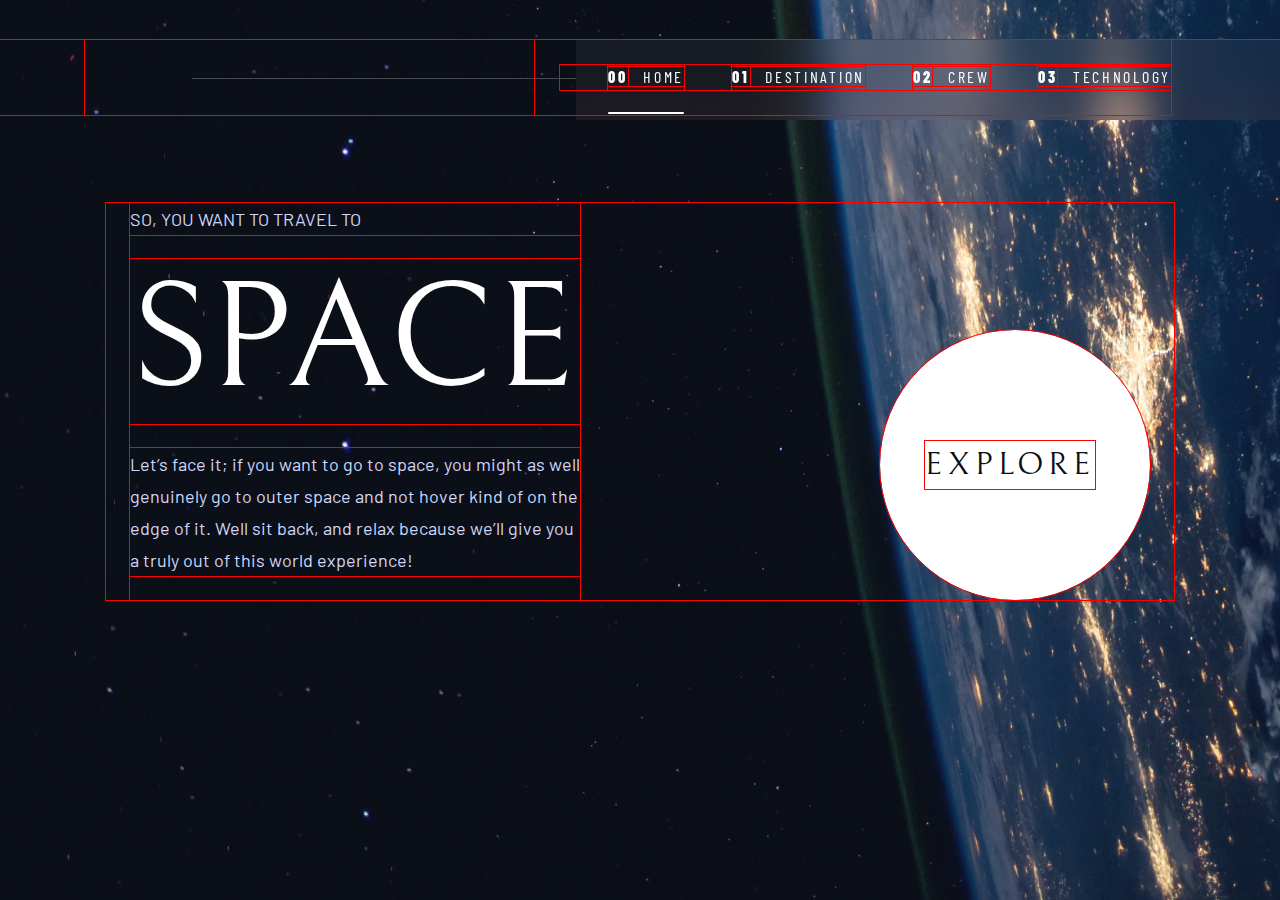
<file: index.html>
<!DOCTYPE html>
<html lang="en">
<head>
    <meta charset="UTF-8">
    <meta name="viewport" content="width=device-width, initial-scale=1.0">
    <link rel="stylesheet" href="css/reset.css">
    <link rel="stylesheet" href="css/helpers.css">
    <link rel="stylesheet" href="css/styles.css">
    <meta name="Author" content="Victor Leclaircie">
    <title>Space Tourism</title>
</head>
<body class="home">

    <header>
        <div class="header-div container">
            <img class="header-logo" src="img/Logo.svg" alt="Logo">
            <nav>
                <ol class="main-nav-ol">
                    <li class="nav-item">
                        <a class="active" href="index.html">
                            <span>00</span>
                            HOME
                        </a>
                    </li>
                    <li class="nav-item">
                        <a href="moon.html">
                            <span>01</span>
                            DESTINATION
                        </a>
                    </li>
                    <li class="nav-item">
                        <a href="douglas.html">
                            <span>02</span>
                            CREW
                        </a>
                    </li>
                    <li class="nav-item">
                        <a href="#">
                            <span>03</span>
                            TECHNOLOGY
                        </a>
                    </li>
                </ol>
            </nav>
        </div>
    </header>

    <section class="container home-container">
        <div class="content">
            <p class="heading-5">
                SO, YOU WANT TO TRAVEL TO
            </p>
            <h1>
                SPACE
            </h1>
            <p>
                Let’s face it; if you want to go to space, you might as well genuinely go to outer space and not hover kind of on the edge of it. Well sit back, and relax because we’ll give you a truly out of this world experience!
            </p>
        </div>

        

        <a class="landing-page-btn" href="moon.html"><span class="explore">EXPLORE</span></a>
    </section>
    
</body>
</html>
</file>
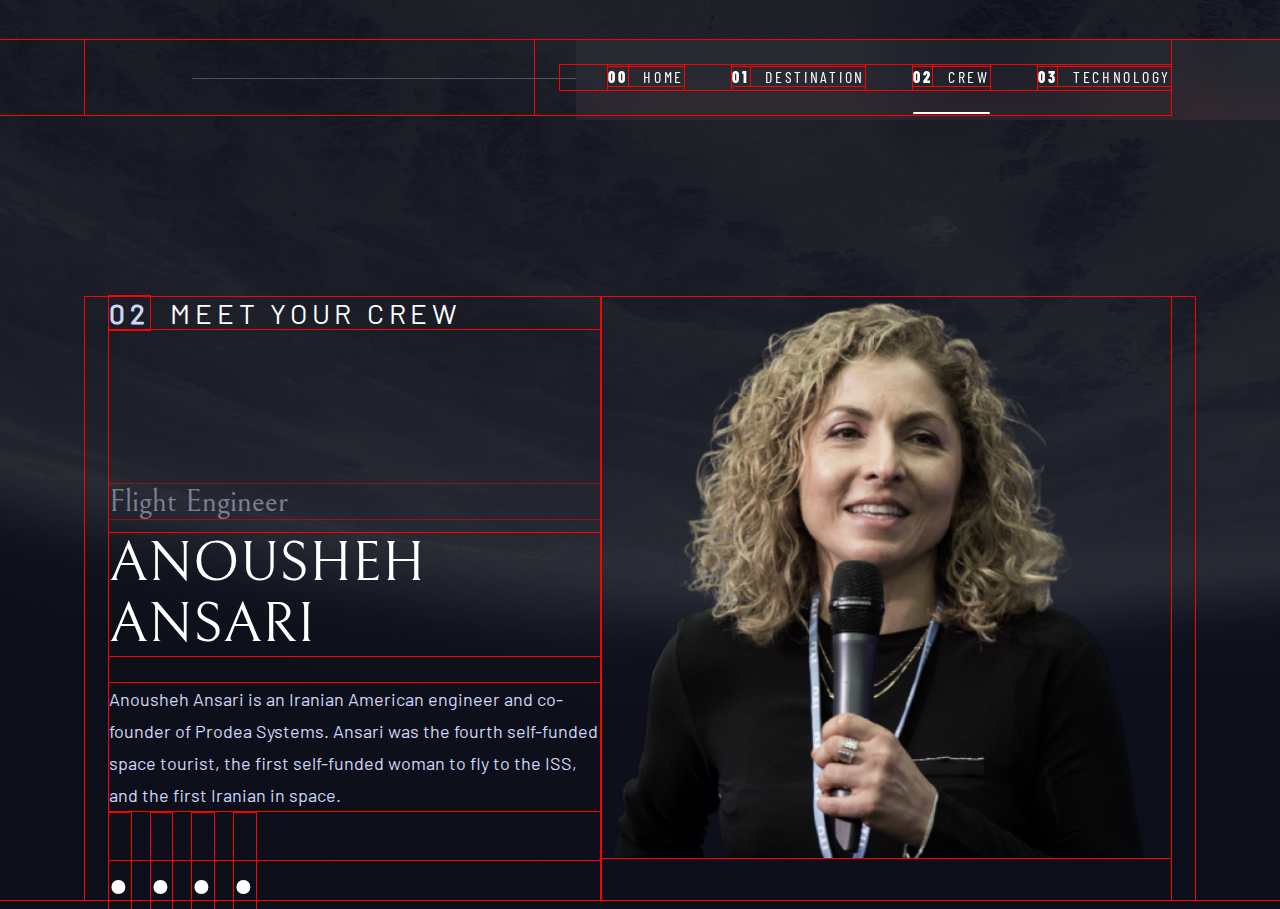
<file: anousheh_ansari.html>
<!DOCTYPE html>
<html lang="en">
<head>
    <meta charset="UTF-8">
    <meta name="viewport" content="width=device-width, initial-scale=1.0">
    <link rel="stylesheet" href="css/reset.css">
    <link rel="stylesheet" href="css/helpers.css">
    <link rel="stylesheet" href="css/styles.css">
    <title>Crew - ANOUSHEH ANSARI</title>
</head>
<body class="crew">

    <header>
        <div class="header-div container">
            <img class="header-logo" src="img/Logo.svg" alt="Logo">
            <nav>
                <ol class="main-nav-ol">
                    <li class="nav-item">
                        <a href="index.html">
                            <span>00</span>
                            HOME
                        </a>
                    </li>
                    <li class="nav-item">
                        <a href="moon.html">
                            <span>01</span>
                            DESTINATION
                        </a>
                    </li>
                    <li class="nav-item">
                        <a class="active" href="douglas.html">
                            <span>02</span>
                            CREW
                        </a>
                    </li>
                    <li class="nav-item">
                        <a href="#">
                            <span>03</span>
                            TECHNOLOGY
                        </a>
                    </li>
                </ol>
            </nav>
        </div>
    </header>

    <main class="container crew-container">
        
        <section>
            <p class="header-5 left-title"><span>02</span> MEET YOUR CREW</p>
            <h4 class="profession">Flight Engineer</h4>
            <h3 class="crew-member">ANOUSHEH ANSARI</h3>
            <p class="crew-member-desc">
                Anousheh Ansari is an Iranian American engineer and co-founder of Prodea Systems. Ansari was the fourth self-funded space tourist, the first self-funded woman to fly to the ISS, and the first Iranian in space.  
            </p>

            <ul class="dots-slider">
                <li>
                    <a href="douglas.html">.</a>
                </li>
                <li>
                    <a href="mark_shuttleworth.html">.</a>
                </li>
                <li>
                    <a href="victor_glover.html">.</a>
                </li>
                <li>
                    <a href="anousheh_ansari.html">.</a>
                </li>
            </ul>

        </section>

        <picture class="crew-picture-ansari">
            <source srcset="img/Anousheh_Ansari.png" type="image/png">
            <img src="img/Anousheh_Ansari.png" alt="Picture of Anousheh Ansari">
        </picture>

    </main>
    
</body>
</html>
</file>
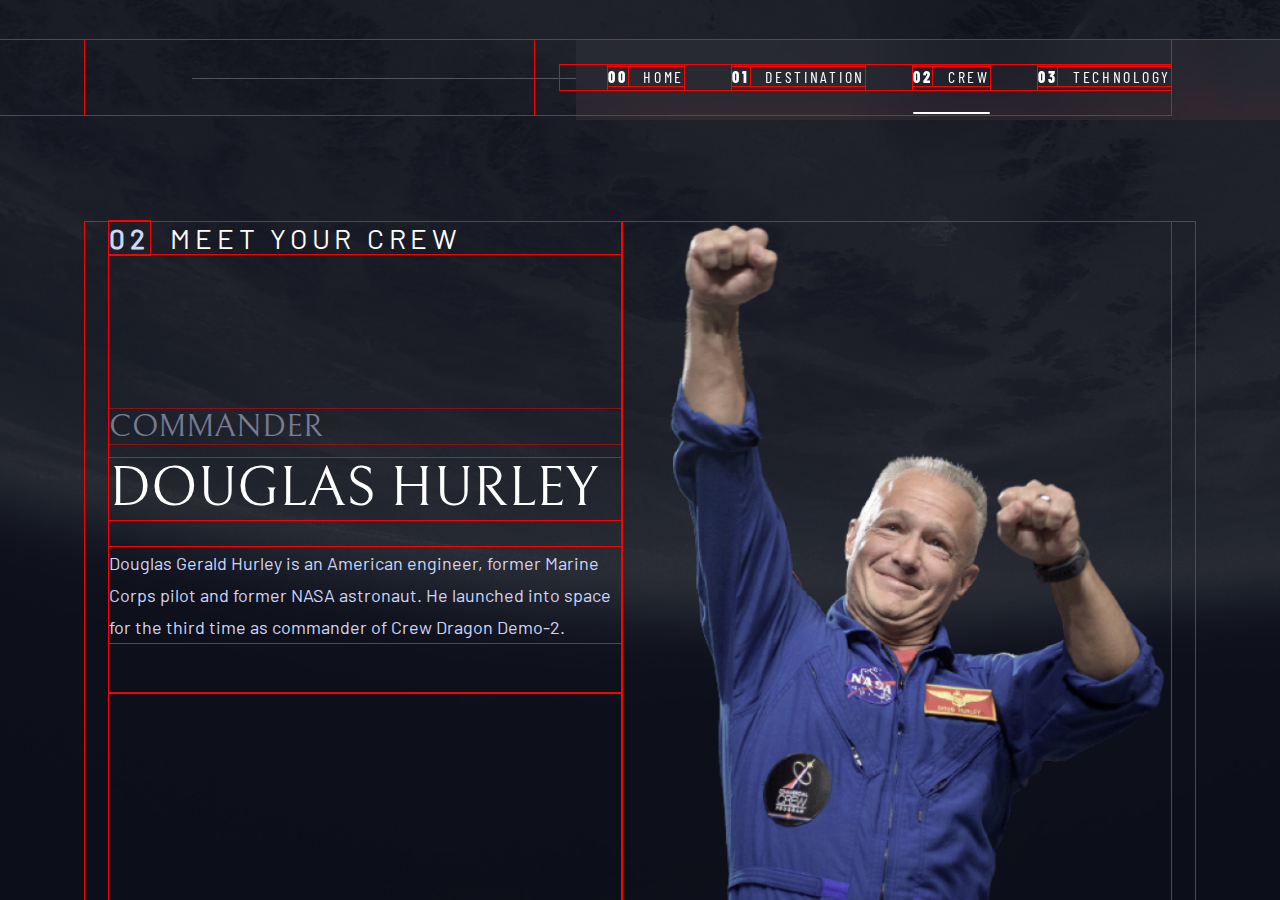
<file: crew.html>
<!DOCTYPE html>
<html lang="en">
<head>
    <meta charset="UTF-8">
    <meta name="viewport" content="width=device-width, initial-scale=1.0">
    <link rel="stylesheet" href="css/reset.css">
    <link rel="stylesheet" href="css/helpers.css">
    <link rel="stylesheet" href="css/styles.css">
    <title>Crew</title>
</head>
<body class="crew">

    <header>
        <div class="header-div container">
            <img class="header-logo" src="img/Logo.svg" alt="Logo">
            <nav>
                <ol class="main-nav-ol">
                    <li class="nav-item">
                        <a href="index.html">
                            <span>00</span>
                            HOME
                        </a>
                    </li>
                    <li class="nav-item">
                        <a href="moon.html">
                            <span>01</span>
                            DESTINATION
                        </a>
                    </li>
                    <li class="nav-item">
                        <a class="active" href="crew.html">
                            <span>02</span>
                            CREW
                        </a>
                    </li>
                    <li class="nav-item">
                        <a href="#">
                            <span>03</span>
                            TECHNOLOGY
                        </a>
                    </li>
                </ol>
            </nav>
        </div>
    </header>

    <main class="container crew-container">
        
        <section>
            <p class="header-5 left-title"><span>02</span> MEET YOUR CREW</p>
            <h4 class="profession">COMMANDER</h4>
            <h3 class="crew-member">DOUGLAS HURLEY</h3>
            <p class="crew-member-desc">
                Douglas Gerald Hurley is an American engineer, former Marine Corps pilot and former NASA astronaut. He launched into space for the third time as commander of Crew Dragon Demo-2.
            </p>

            <ol class="dots-slider">
                <li class="nav-item">
                    <a href="#"></a>
                </li>
                <li class="nav-item">
                    <a href="#"></a>
                </li>
                <li class="nav-item">
                    <a href="#"></a>
                </li>
                <li class="nav-item">
                    <a href="#"></a>
                </li>
            </ol>

        </section>

        <picture class="douglas">
            <source srcset="img/Douglas_Hurley.png" type="image/png">
            <img src="img/Douglas_Hurley.png" alt="Picture of Douglas Hurley">
        </picture>

    </main>
    
</body>
</html>
</file>
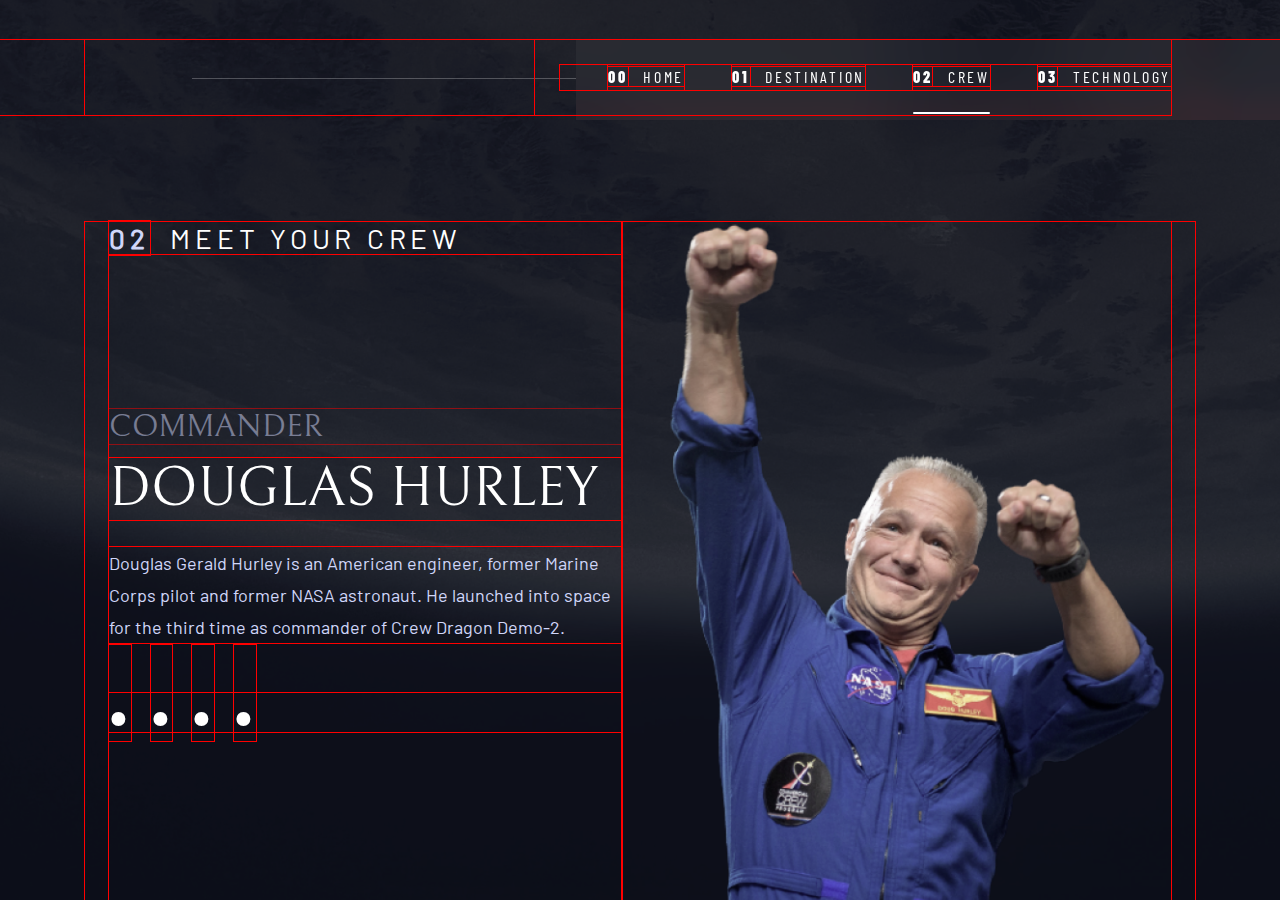
<file: douglas.html>
<!DOCTYPE html>
<html lang="en">
<head>
    <meta charset="UTF-8">
    <meta name="viewport" content="width=device-width, initial-scale=1.0">
    <link rel="stylesheet" href="css/reset.css">
    <link rel="stylesheet" href="css/helpers.css">
    <link rel="stylesheet" href="css/styles.css">
    <title>Crew - DOUGLAS HURLEY</title>
</head>
<body class="crew">

    <header>
        <div class="header-div container">
            <img class="header-logo" src="img/Logo.svg" alt="Logo">
            <nav>
                <ol class="main-nav-ol">
                    <li class="nav-item">
                        <a href="index.html">
                            <span>00</span>
                            HOME
                        </a>
                    </li>
                    <li class="nav-item">
                        <a href="moon.html">
                            <span>01</span>
                            DESTINATION
                        </a>
                    </li>
                    <li class="nav-item">
                        <a class="active" href="douglas.html">
                            <span>02</span>
                            CREW
                        </a>
                    </li>
                    <li class="nav-item">
                        <a href="#">
                            <span>03</span>
                            TECHNOLOGY
                        </a>
                    </li>
                </ol>
            </nav>
        </div>
    </header>

    <main class="container crew-container">
        
        <section>
            <p class="header-5 left-title"><span>02</span> MEET YOUR CREW</p>
            <h4 class="profession">COMMANDER</h4>
            <h3 class="crew-member">DOUGLAS HURLEY</h3>
            <p class="crew-member-desc">
                Douglas Gerald Hurley is an American engineer, former Marine Corps pilot and former NASA astronaut. He launched into space for the third time as commander of Crew Dragon Demo-2.
            </p>

            <ul class="dots-slider">
                <li>
                    <a href="douglas.html">.</a>
                </li>
                <li>
                    <a href="mark_shuttleworth.html">.</a>
                </li>
                <li>
                    <a href="victor_glover.html">.</a>
                </li>
                <li>
                    <a href="anousheh_ansari.html">.</a>
                </li>
            </ul>

        </section>

        <picture class="douglas">
            <source srcset="img/Douglas_Hurley.png" type="image/png">
            <img src="img/Douglas_Hurley.png" alt="Picture of Douglas Hurley">
        </picture>

    </main>
    
</body>
</html>
</file>
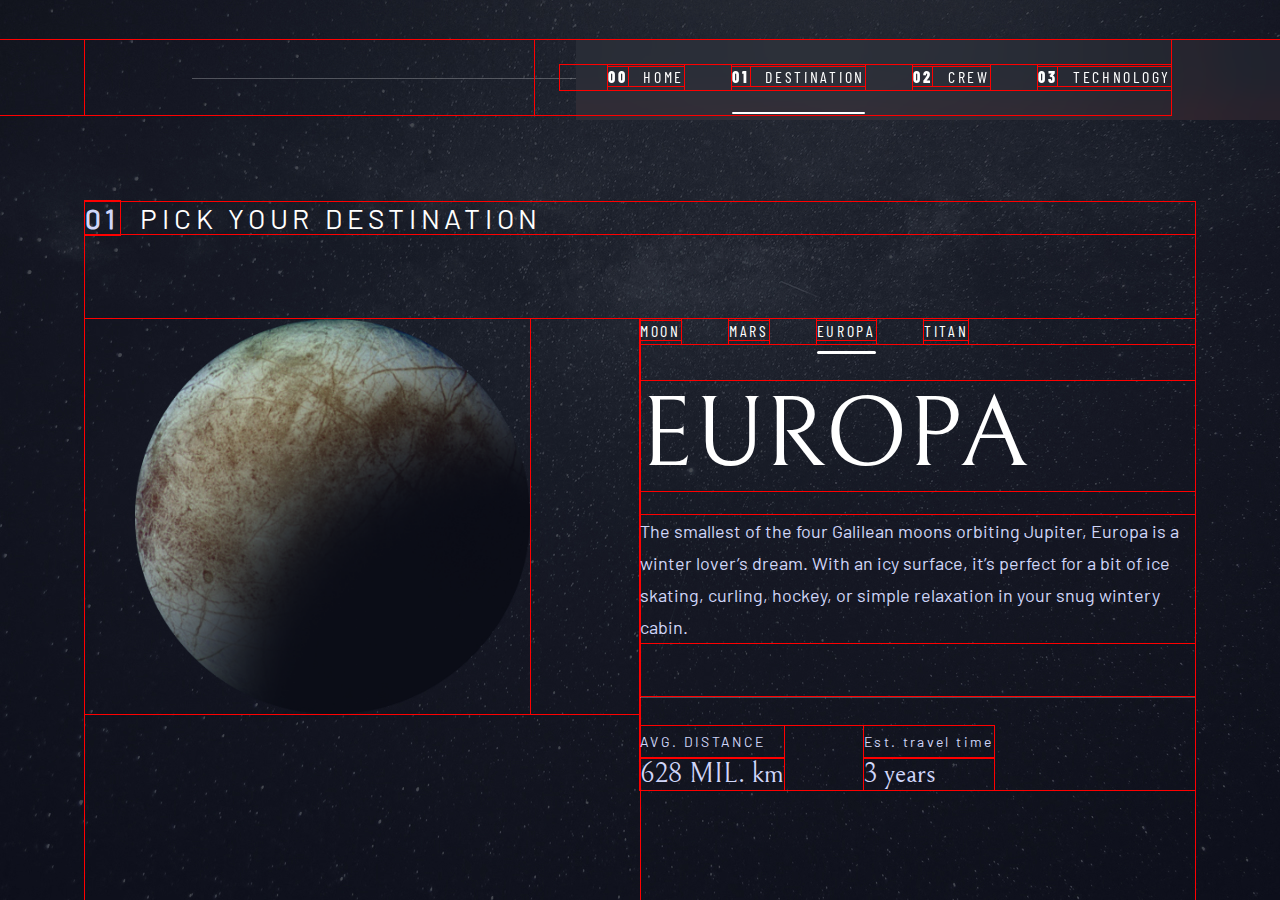
<file: europa.html>
<!DOCTYPE html>
<html lang="en">
<head>
    <meta charset="UTF-8">
    <meta name="viewport" content="width=device-width, initial-scale=1.0">
    <link rel="stylesheet" href="css/reset.css">
    <link rel="stylesheet" href="css/helpers.css">
    <link rel="stylesheet" href="css/styles.css">
    <title>Destination - Mars</title>
</head>
<body class="destination">

    <header>
        <div class="header-div container">
            <img class="header-logo" src="img/Logo.svg" alt="Logo">
            <nav>
                <ol class="main-nav-ol">
                    <li class="nav-item">
                        <a href="index.html">
                            <span>00</span>
                            HOME
                        </a>
                    </li>
                    <li class="nav-item">
                        <a class="active" href="moon.html">
                            <span>01</span>
                            DESTINATION
                        </a>
                    </li>
                    <li class="nav-item">
                        <a href="douglas.html">
                            <span>02</span>
                            CREW
                        </a>
                    </li>
                    <li class="nav-item">
                        <a href="#">
                            <span>03</span>
                            TECHNOLOGY
                        </a>
                    </li>
                </ol>
            </nav>
        </div>
    </header>
    
    <section class="container planet-container">
        <p class="header-5 left-title">
            <span>01</span> PICK YOUR DESTINATION
        </p>
        <div class="planet-pic-div">
            <picture>
                <source srcset="img/Europa.png" type="image/png">
                <img class="planet-pic" src="img/Europa.png" alt="Picture of Europa">
            </picture>
        </div>

        <div class="right-div">
                <ol class="planet-nav">
                    <li class="nav-item">
                        <a href="moon.html">MOON</a>
                    </li>
                    <li class="nav-item">
                        <a href="mars.html">MARS</a>
                    </li>
                    <li class="nav-item">
                        <a class="active" href="europa.html">EUROPA</a>
                    </li>
                    <li class="nav-item">
                        <a href="titan.html">TITAN</a>
                    </li>
                </ol>

            <h2>EUROPA</h2>
            <p>
                The smallest of the four Galilean moons orbiting Jupiter, Europa is a winter lover’s dream. With an icy surface, it’s perfect for a bit of ice skating, curling, hockey, or simple relaxation in your snug wintery cabin.
            </p>

            <div class="bottom-right-div">
                <div>
                    <div class="distance">
                        <p class="subheading-2">AVG. DISTANCE</p>
                        <p class="subheading-1">628 MIL. km</p>
                    </div>
                    <div>
                        <p class="subheading-2">Est. travel time</p>
                        <p class="subheading-1">3 years</p>
                    </div>
                </div>
            </div>
        </div>
    </section>

</body>
</html>
</file>
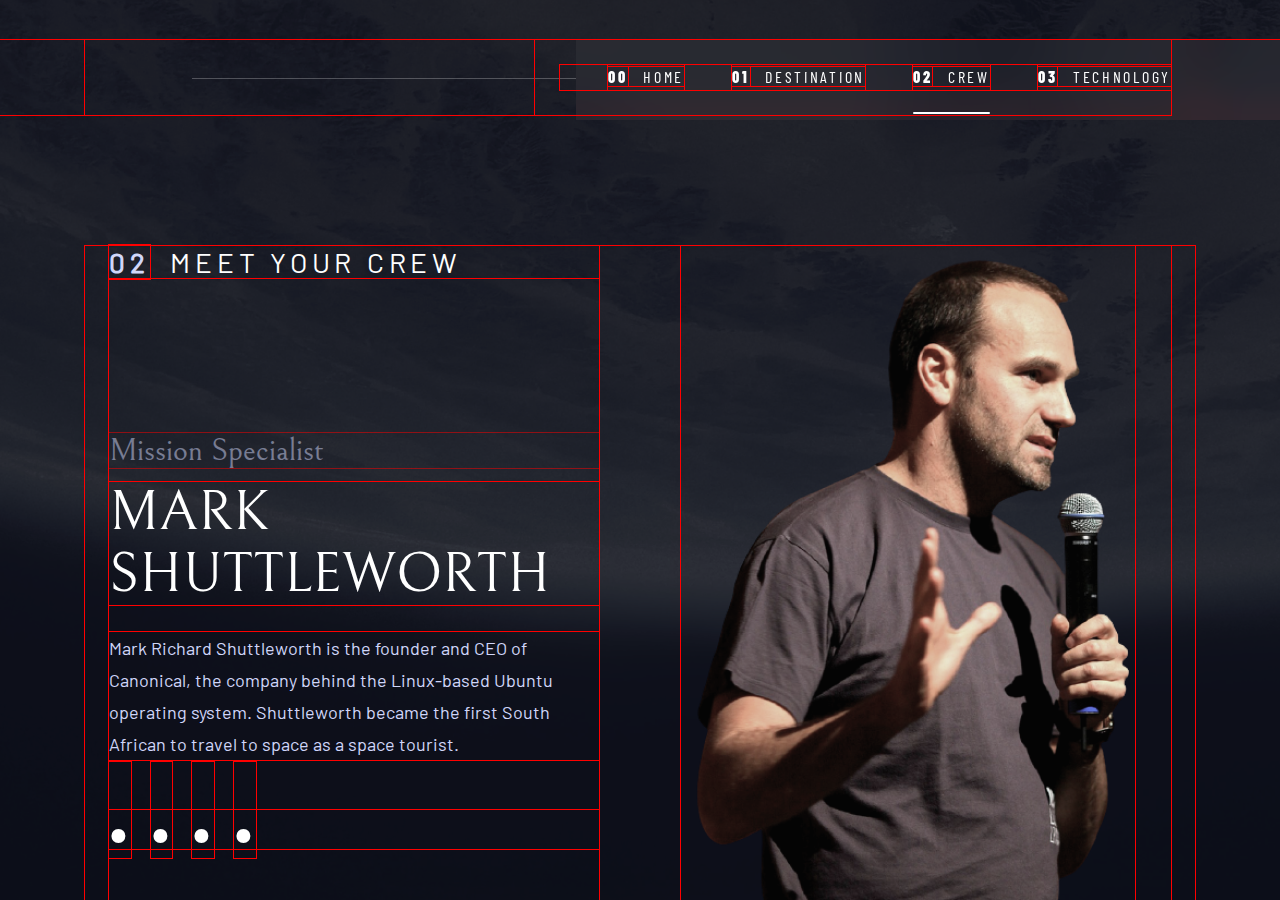
<file: mark_shuttleworth.html>
<!DOCTYPE html>
<html lang="en">
<head>
    <meta charset="UTF-8">
    <meta name="viewport" content="width=device-width, initial-scale=1.0">
    <link rel="stylesheet" href="css/reset.css">
    <link rel="stylesheet" href="css/helpers.css">
    <link rel="stylesheet" href="css/styles.css">
    <title>Crew - MARK SHUTTLEWORTH</title>
</head>
<body class="crew">

    <header>
        <div class="header-div container">
            <img class="header-logo" src="img/Logo.svg" alt="Logo">
            <nav>
                <ol class="main-nav-ol">
                    <li class="nav-item">
                        <a href="index.html">
                            <span>00</span>
                            HOME
                        </a>
                    </li>
                    <li class="nav-item">
                        <a href="moon.html">
                            <span>01</span>
                            DESTINATION
                        </a>
                    </li>
                    <li class="nav-item">
                        <a class="active" href="douglas.html">
                            <span>02</span>
                            CREW
                        </a>
                    </li>
                    <li class="nav-item">
                        <a href="#">
                            <span>03</span>
                            TECHNOLOGY
                        </a>
                    </li>
                </ol>
            </nav>
        </div>
    </header>

    <main class="container crew-container">
        
        <section>
            <p class="header-5 left-title"><span>02</span> MEET YOUR CREW</p>
            <h4 class="profession">Mission Specialist</h4>
            <h3 class="crew-member">MARK SHUTTLEWORTH</h3>
            <p class="crew-member-desc">
                Mark Richard Shuttleworth is the founder and CEO of Canonical, the company behind the Linux-based Ubuntu operating system. Shuttleworth became the first South African to travel to space as a space tourist.
            </p>

            <ul class="dots-slider">
                <li>
                    <a href="douglas.html">.</a>
                </li>
                <li>
                    <a href="mark_shuttleworth.html">.</a>
                </li>
                <li>
                    <a href="victor_glover.html">.</a>
                </li>
                <li>
                    <a href="anousheh_ansari.html">.</a>
                </li>
            </ul>

        </section>

        <picture class="crew-picture">
            <source srcset="img/Mark_Shuttleworth.png" type="image/png">
            <img src="img/Mark_Shuttleworth.png" alt="Picture of Mark Shuttleworth">
        </picture>

    </main>
    
</body>
</html>
</file>
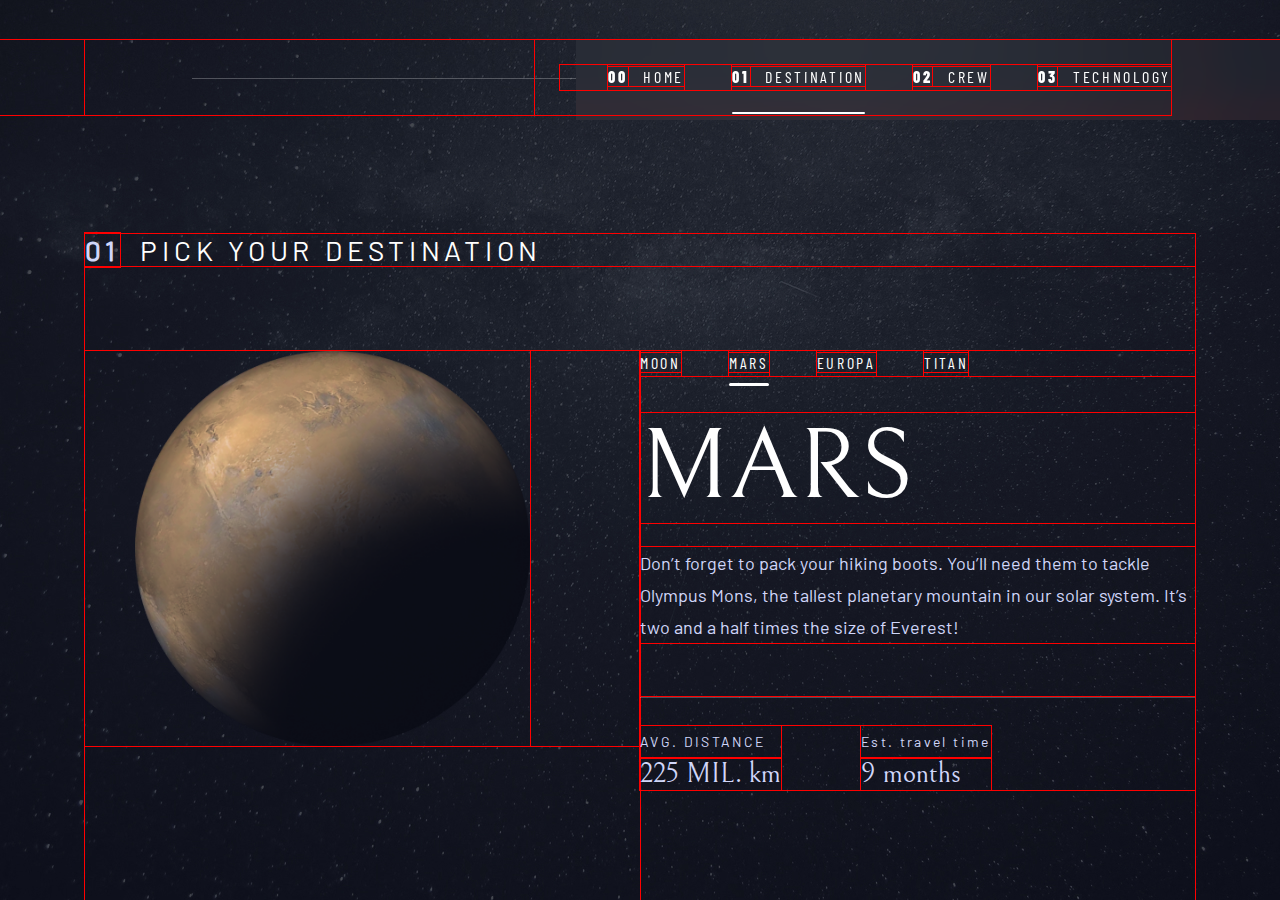
<file: mars.html>
<!DOCTYPE html>
<html lang="en">
<head>
    <meta charset="UTF-8">
    <meta name="viewport" content="width=device-width, initial-scale=1.0">
    <link rel="stylesheet" href="css/reset.css">
    <link rel="stylesheet" href="css/helpers.css">
    <link rel="stylesheet" href="css/styles.css">
    <title>Destination - Mars</title>
</head>
<body class="destination">

    <header>
        <div class="header-div container">
            <img class="header-logo" src="img/Logo.svg" alt="Logo">
            <nav>
                <ol class="main-nav-ol">
                    <li class="nav-item">
                        <a href="index.html">
                            <span>00</span>
                            HOME
                        </a>
                    </li>
                    <li class="nav-item">
                        <a class="active" href="moon.html">
                            <span>01</span>
                            DESTINATION
                        </a>
                    </li>
                    <li class="nav-item">
                        <a href="douglas.html">
                            <span>02</span>
                            CREW
                        </a>
                    </li>
                    <li class="nav-item">
                        <a href="#">
                            <span>03</span>
                            TECHNOLOGY
                        </a>
                    </li>
                </ol>
            </nav>
        </div>
    </header>
    
    <section class="container planet-container">
        <p class="header-5 left-title">
            <span>01</span> PICK YOUR DESTINATION
        </p>
        <div class="planet-pic-div">
            <picture>
                <source srcset="img/Mars.png" type="image/png">
                <img class="planet-pic" src="img/Mars.png" alt="Picture of Mars">
            </picture>
        </div>

        <div class="right-div">
                <ol class="planet-nav">
                    <li class="nav-item">
                        <a href="moon.html">MOON</a>
                    </li>
                    <li class="nav-item">
                        <a class="active" href="mars.html">MARS</a>
                    </li>
                    <li class="nav-item">
                        <a href="europa.html">EUROPA</a>
                    </li>
                    <li class="nav-item">
                        <a href="titan.html">TITAN</a>
                    </li>
                </ol>

            <h2>MARS</h2>
            <p>
                Don’t forget to pack your hiking boots. You’ll need them to tackle Olympus Mons, the tallest planetary mountain in our solar system. It’s two and a half times the size of Everest!
            </p>

            <div class="bottom-right-div">
                <div>
                    <div class="distance">
                        <p class="subheading-2">AVG. DISTANCE</p>
                        <p class="subheading-1">225 MIL. km</p>
                    </div>
                    <div>
                        <p class="subheading-2">Est. travel time</p>
                        <p class="subheading-1">9 months</p>
                    </div>
                </div>
            </div>
        </div>
    </section>

</body>
</html>
</file>
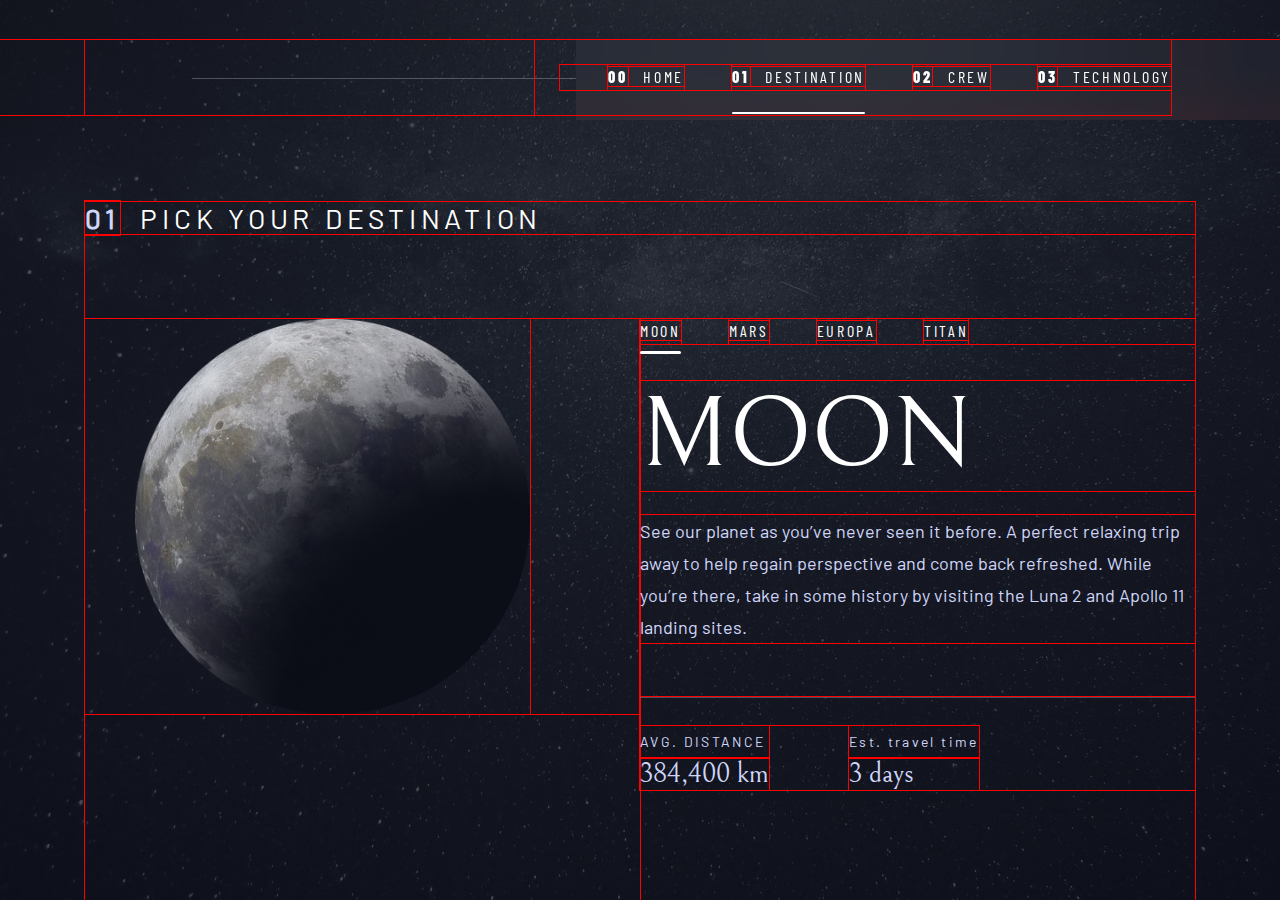
<file: moon.html>
<!DOCTYPE html>
<html lang="en">
<head>
    <meta charset="UTF-8">
    <meta name="viewport" content="width=device-width, initial-scale=1.0">
    <link rel="stylesheet" href="css/reset.css">
    <link rel="stylesheet" href="css/helpers.css">
    <link rel="stylesheet" href="css/styles.css">
    <title>Destination - Moon</title>
</head>
<body class="destination">

    <header>
        <div class="header-div container">
            <img class="header-logo" src="img/Logo.svg" alt="Logo">
            <nav>
                <ol class="main-nav-ol">
                    <li class="nav-item">
                        <a href="index.html">
                            <span>00</span>
                            HOME
                        </a>
                    </li>
                    <li class="nav-item">
                        <a class="active" href="moon.html">
                            <span>01</span>
                            DESTINATION
                        </a>
                    </li>
                    <li class="nav-item">
                        <a href="douglas.html">
                            <span>02</span>
                            CREW
                        </a>
                    </li>
                    <li class="nav-item">
                        <a href="#">
                            <span>03</span>
                            TECHNOLOGY
                        </a>
                    </li>
                </ol>
            </nav>
        </div>
    </header>
    
    <section class="container planet-container">
        <p class="header-5 left-title">
            <span>01</span> PICK YOUR DESTINATION
        </p>
        <div class="planet-pic-div">
            <picture>
                <source srcset="img/Moon.png" type="image/png">
                <img class="planet-pic" src="img/Moon.png" alt="Moon">
            </picture>
        </div>

        <div class="right-div">
                <ol class="planet-nav">
                    <li class="nav-item">
                        <a class="active" href="moon.html">MOON</a>
                    </li>
                    <li class="nav-item">
                        <a href="mars.html">MARS</a>
                    </li>
                    <li class="nav-item">
                        <a href="europa.html">EUROPA</a>
                    </li>
                    <li class="nav-item">
                        <a href="titan.html">TITAN</a>
                    </li>
                </ol>

            <h2>MOON</h2>
            <p>
                See our planet as you’ve never seen it before. A perfect relaxing trip away to help regain perspective and come back refreshed. While you’re there, take in some history by visiting the Luna 2 and Apollo 11 landing sites.
            </p>

            <div class="bottom-right-div">
                <div>
                    <div class="distance">
                        <p class="subheading-2">AVG. DISTANCE</p>
                        <p class="subheading-1">384,400 km</p>
                    </div>
                    <div>
                        <p class="subheading-2">Est. travel time</p>
                        <p class="subheading-1">3 days</p>
                    </div>
                </div>
            </div>
        </div>
    </section>

</body>
</html>
</file>
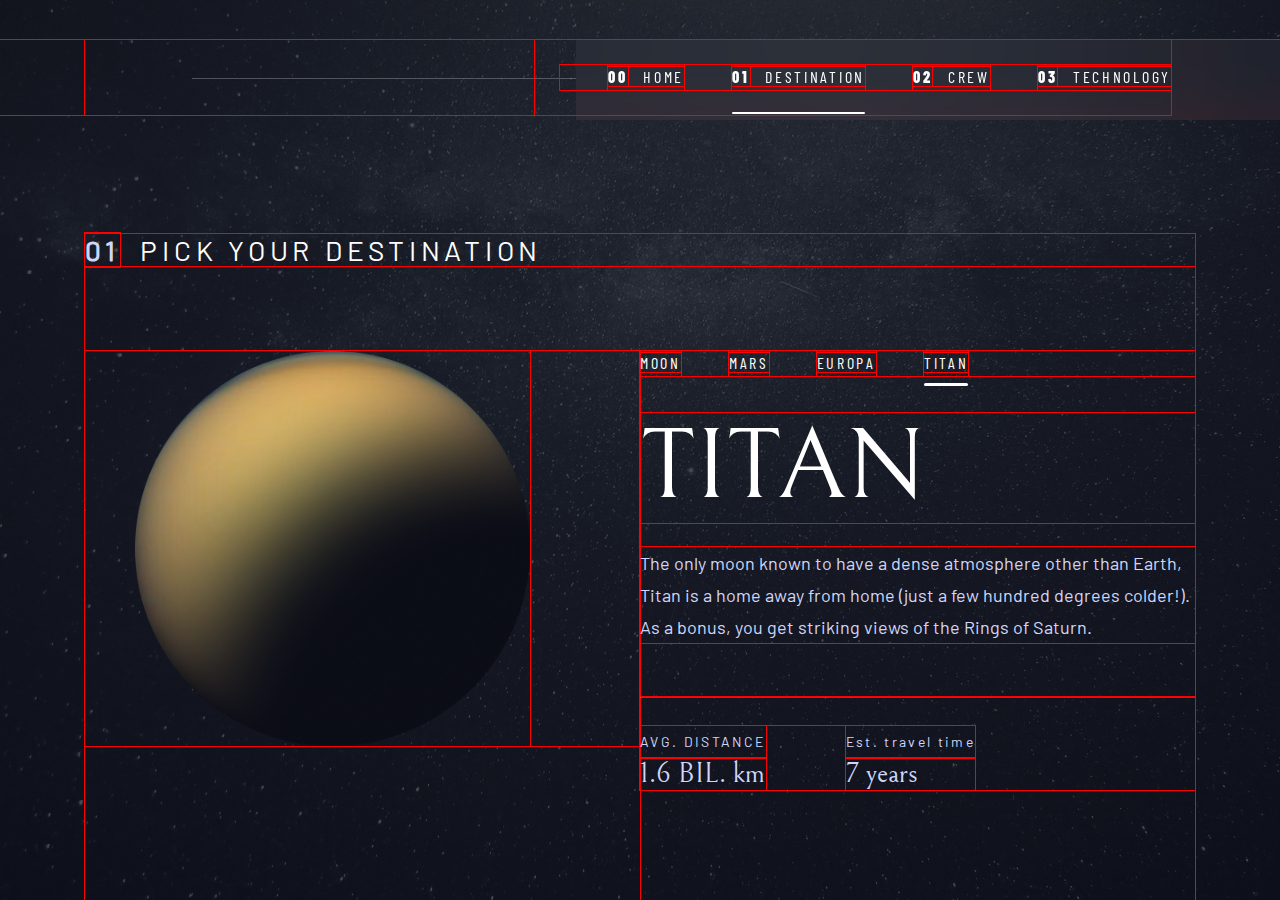
<file: titan.html>
<!DOCTYPE html>
<html lang="en">
<head>
    <meta charset="UTF-8">
    <meta name="viewport" content="width=device-width, initial-scale=1.0">
    <link rel="stylesheet" href="css/reset.css">
    <link rel="stylesheet" href="css/helpers.css">
    <link rel="stylesheet" href="css/styles.css">
    <title>Destination - Moon</title>
</head>
<body class="destination">

    <header>
        <div class="header-div container">
            <img class="header-logo" src="img/Logo.svg" alt="Logo">
            <nav>
                <ol class="main-nav-ol">
                    <li class="nav-item">
                        <a href="index.html">
                            <span>00</span>
                            HOME
                        </a>
                    </li>
                    <li class="nav-item">
                        <a class="active" href="moon.html">
                            <span>01</span>
                            DESTINATION
                        </a>
                    </li>
                    <li class="nav-item">
                        <a href="crew.html">
                            <span>02</span>
                            CREW
                        </a>
                    </li>
                    <li class="nav-item">
                        <a href="#">
                            <span>03</span>
                            TECHNOLOGY
                        </a>
                    </li>
                </ol>
            </nav>
        </div>
    </header>
    
    <section class="container planet-container">
        <p class="header-5 left-title">
            <span>01</span> PICK YOUR DESTINATION
        </p>
        <div class="planet-pic-div">
            <picture>
                <source srcset="img/Titan.png" type="image/png">
                <img class="planet-pic" src="img/Titan.png" alt="Picture of Titan">
            </picture>
        </div>

        <div class="right-div">
                <ol class="planet-nav">
                    <li class="nav-item">
                        <a href="moon.html">MOON</a>
                    </li>
                    <li class="nav-item">
                        <a href="mars.html">MARS</a>
                    </li>
                    <li class="nav-item">
                        <a href="europa.html">EUROPA</a>
                    </li>
                    <li class="nav-item">
                        <a class="active" href="titan.html">TITAN</a>
                    </li>
                </ol>

            <h2>TITAN</h2>
            <p>
                The only moon known to have a dense atmosphere other than Earth, Titan is a home away from home (just a few hundred degrees colder!). As a bonus, you get striking views of the Rings of Saturn.
            </p>

            <div class="bottom-right-div">
                <div>
                    <div class="distance">
                        <p class="subheading-2">AVG. DISTANCE</p>
                        <p class="subheading-1">1.6 BIL. km</p>
                    </div>
                    <div>
                        <p class="subheading-2">Est. travel time</p>
                        <p class="subheading-1">7 years</p>
                    </div>
                </div>
            </div>
        </div>
    </section>

</body>
</html>
</file>
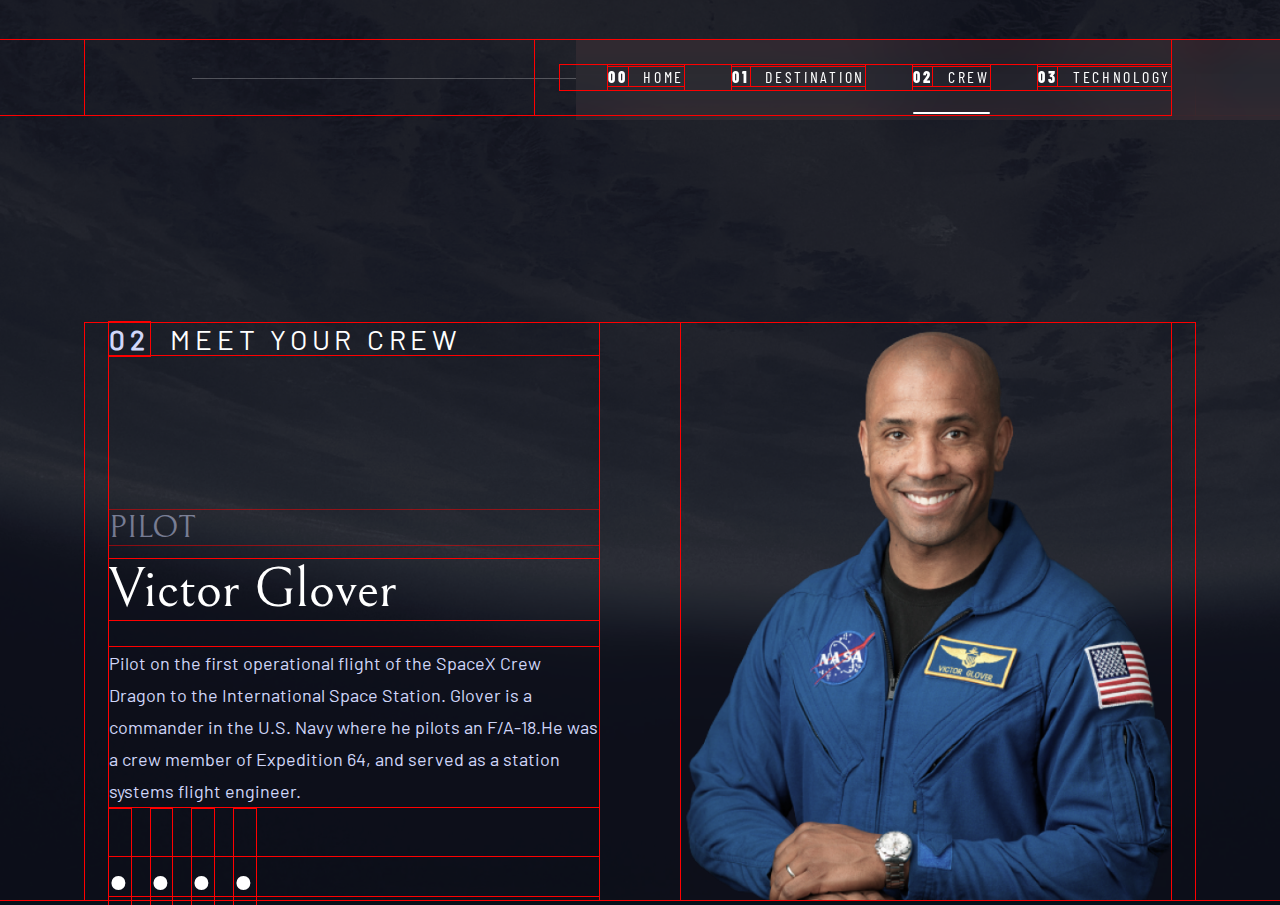
<file: victor_glover.html>
<!DOCTYPE html>
<html lang="en">
<head>
    <meta charset="UTF-8">
    <meta name="viewport" content="width=device-width, initial-scale=1.0">
    <link rel="stylesheet" href="css/reset.css">
    <link rel="stylesheet" href="css/helpers.css">
    <link rel="stylesheet" href="css/styles.css">
    <title>Crew - VICTOR GLOVER</title>
</head>
<body class="crew">

    <header>
        <div class="header-div container">
            <img class="header-logo" src="img/Logo.svg" alt="Logo">
            <nav>
                <ol class="main-nav-ol">
                    <li class="nav-item">
                        <a href="index.html">
                            <span>00</span>
                            HOME
                        </a>
                    </li>
                    <li class="nav-item">
                        <a href="moon.html">
                            <span>01</span>
                            DESTINATION
                        </a>
                    </li>
                    <li class="nav-item">
                        <a class="active" href="douglas.html">
                            <span>02</span>
                            CREW
                        </a>
                    </li>
                    <li class="nav-item">
                        <a href="#">
                            <span>03</span>
                            TECHNOLOGY
                        </a>
                    </li>
                </ol>
            </nav>
        </div>
    </header>

    <main class="container crew-container">
        
        <section>
            <p class="header-5 left-title"><span>02</span> MEET YOUR CREW</p>
            <h4 class="profession">PILOT</h4>
            <h3 class="crew-member">Victor Glover</h3>
            <p class="crew-member-desc">
                Pilot on the first operational flight of the SpaceX Crew Dragon to the International Space Station. Glover is a commander in the U.S. Navy where he pilots an F/A-18.He was a crew member of Expedition 64, and served as a station systems flight engineer. 
            </p>

            <ul class="dots-slider">
                <li>
                    <a href="douglas.html">.</a>
                </li>
                <li>
                    <a href="mark_shuttleworth.html">.</a>
                </li>
                <li>
                    <a href="victor_glover.html">.</a>
                </li>
                <li>
                    <a href="anousheh_ansari.html">.</a>
                </li>
            </ul>

        </section>

        <picture class="crew-picture">
            <source srcset="img/Victor_Glover.png" type="image/png">
            <img src="img/Victor_Glover.png" alt="Picture of Victor Glover">
        </picture>

    </main>
    
</body>
</html>
</file>
<file: css/helpers.css>
/* Débuggueur CSS  */
* {
  outline: 1px solid red;
}

html {
    font-size: 62.5%; /* 1rem = 10px avec une base utilisateur de 16px */
}

/* Remove focus for mouse users */
:focus:not(:focus-visible) {
  outline: none;
}

/* Set core body defaults */
body {
  font-size: 1.6rem;
}

/* Set text selection */
::selection {
  color: #000;
  background-color: #fd0;
}

/* Set cursor pointer */
label[for],
button,
input[type="submit"],
select {
  cursor: pointer;
}

/* Remove font style on address */
address {
  font-style: normal;
}

/* Text meant only for screen readers. */
.screen-reader-text {
  clip: rect(1px, 1px, 1px, 1px);
  height: 1px;
  overflow: hidden;
  width: 1px;
  position: absolute;
  white-space: nowrap;
}

/* Image replacement technique 2012 H5BP  - https://css-tricks.com/the-image-replacement-museum/ */
.ir {
  font: 0/0 a;
  color: transparent;
  border: 0;
  text-shadow: none;
}

/* Print external URLs */
@media print {
  a[href]:not([href^='#'])::after {
    content: '('attr(href)')';
  }
}
</file>
<file: css/styles.css>
:root {
    --color-0B0D17: #0B0D17;
    --color-D0D6F9: #D0D6F9;
    --color-FFFFFF: #FFFFFF;
}

/* bellefair-regular - latin */
@font-face {
  font-display: swap; /* Check https://developer.mozilla.org/en-US/docs/Web/CSS/@font-face/font-display for other options. */
  font-family: 'Bellefair';
  font-style: normal;
  font-weight: 400;
  src: url('../fonts/bellefair-v15-latin-regular.woff2') format('woff2'); /* Chrome 36+, Opera 23+, Firefox 39+, Safari 12+, iOS 10+ */
}

/* barlow-regular - latin */
@font-face {
  font-display: swap; /* Check https://developer.mozilla.org/en-US/docs/Web/CSS/@font-face/font-display for other options. */
  font-family: 'Barlow';
  font-style: normal;
  font-weight: 400;
  src: url('../fonts/barlow-v13-latin-regular.woff2') format('woff2'); /* Chrome 36+, Opera 23+, Firefox 39+, Safari 12+, iOS 10+ */
}

/* barlow-condensed-regular - latin */
@font-face {
  font-display: swap; /* Check https://developer.mozilla.org/en-US/docs/Web/CSS/@font-face/font-display for other options. */
  font-family: 'Barlow Condensed';
  font-style: normal;
  font-weight: 400;
  src: url('../fonts/barlow-condensed-v13-latin-regular.woff2') format('woff2'); /* Chrome 36+, Opera 23+, Firefox 39+, Safari 12+, iOS 10+ */
}

/* barlow-condensed-800 - latin */
@font-face {
  font-display: swap; /* Check https://developer.mozilla.org/en-US/docs/Web/CSS/@font-face/font-display for other options. */
  font-family: 'Barlow Condensed';
  font-style: normal;
  font-weight: 800;
  src: url('../fonts/barlow-condensed-v13-latin-800.woff2') format('woff2'); /* Chrome 36+, Opera 23+, Firefox 39+, Safari 12+, iOS 10+ */
}


  /* ////////////////////////////////////////// */
 /* ////////////////////////////////////////// */
/* ////////////////////////////////////////// */


h1, h2, h3, h4, .subheading-1 {
    font-family: 'Bellefair';
    font-weight: 400;
}

h5, a, .navtext {
    font-family: 'Barlow Condensed';
    font-weight: 400;
}

p {
    font-family: 'Barlow';
    font-weight: 400;
    font-size: 18px;
    line-height: 32px;
    color: var(--color-D0D6F9);
}

a {
    font-size: 16px;
    letter-spacing: 2.7px;
    text-decoration: none;
    color: var(--color-FFFFFF);
}

span {
    font-weight: 800;
    margin-right: 10px;
}

h1 {
    font-size: 150px;
}

h2 {
    font-size: 100px;
}

h3 {
    font-size: 56px;
}

h4 {
    font-size: 32px;
    color: var(--color-D0D6F9);
    opacity: 50%;
}

.header-5 {
    font-size: 28px;
    letter-spacing: 4.75px;
    color: var(--color-D0D6F9);
}

.subheading-1 {
    font-size: 28px;
}

.subheading-2 {
    font-size: 14px;
    letter-spacing: 2.35px;
}

.navtext {
    font-size: 16px;
    letter-spacing: 2.7px;
}

  /* //////////////////////////////////////////// */
 /* ////////////////////INDEX/////////////////// */
/* //////////////////////////////////////////// */

* {
    box-sizing: border-box;
    margin: 0;
    padding: 0;
}

body {
    color: var(--color-FFFFFF);
    display: flex;
    flex-direction: column;
    justify-content: space-between;
    background-size: cover;
    background-clip: border-box;
    background-repeat: no-repeat;
    background-color: #0b0f18;
}

.container {    /* DESKTOP */
    padding-left: 2.4rem;
    padding-right: 2.4rem;
    max-width: 111rem;
    margin: 0 auto;
}

body.home {
    background-image: url("/img/Earth_Background.jpg");
}

body.destination {
    background-image: url("/img/Space_Background.jpg");
}

body.crew {
    background-image: url("/img/crew_background.png");
}

.header-logo {
    transform: translateX(-30rem);
}

header {
    position: relative;
    z-index: 1;
    left: 0;
    right: 0;
    top: 4rem;
}

.header-div {
    display: flex;
    justify-content: space-between;
    margin: auto auto 0 auto;
}

header:before{  /* navbar thin  line */
    content:"";
    display: block;
    height: 1px;
    width: 30%;
    background-color: rgba(255, 255, 255, 0.25);
    position: absolute;
    top: 50%;
    left: 15%;
    z-index: 2;
}

header::after {     /* Navbar Blurred Background */
    content: '';
    display: block;
    height: 8rem;
    width: 55%;
    position: absolute;
    background: rgba(128, 128, 128, 0.1);
    backdrop-filter: blur(20px);
    opacity: 1;
    right: 0;
    top: 0;
    z-index: 1;
}

nav {
    padding: 2.5rem 0 2.5rem 2.5rem;
    z-index: 2;
}

ol {
    display: flex;
    flex-direction: row;
    margin-top: 0;
}

li {
    list-style: none;
    margin-left: 48px;
}

nav>ol>li>a>span {
    font-weight: 800;
    margin-right: 10px;
}

/* navbar underline */
.nav-item a::before,
.active:before {
    content: "";
    display: block;
    height: 2px;
    width: 100%;
    background-color: var(--color-FFFFFF);
    position: absolute;
    top: 4.5rem;
    opacity: 0;
}

.nav-item .active::before {
    opacity: 1;
}

.nav-item a:hover::before {
    opacity: 0.5;
}

.nav-item a:active::before {
    content: "";
    display: block;
    height: 2px;
    width: 100%;
    background-color: var(--color-FFFFFF);
    position: absolute;
    top: 4.5rem;
    opacity: 1;
}

.nav-item a {
    position: relative;
}

/* end of navbar underline */

.home-container {
    display: flex;
    flex-direction: row;
    justify-content: space-between;
    gap: 30rem;
    margin-bottom: 30rem;
    align-items: flex-end;
}

.content {
    max-width: 450px;
}

.content>p, h1 {
    margin-bottom: 24px;
}

button {
    cursor: pointer;
}

.landing-page-btn {
    display: flex;
    align-items: center;
    justify-content: center;
    padding: 3rem 3rem 3rem 3rem;
    background-color: var(--color-FFFFFF);
    border: none;
    height: 27rem;
    width: 27rem;
    border-radius: 27rem;
    position: relative;
    z-index: 1;
}

.landing-page-btn:before {
    content: "";
    display: block;
    height: 25rem;
    width: 25rem;
    background-color: rgba(50, 50, 50, 0.1);
    position: absolute;
    opacity: 0;
}

.landing-page-btn:hover::after {
    content: "";
    display: block;
    height: 45rem;
    width: 45rem;
    border-radius: 45rem;
    background-color: rgba(255, 255, 255, 0.1);
    position: absolute;
    opacity: 1;
    z-index: 2;
    top: -32%;
    left: -32%;
    transition: ease-in-out 0.5s;
}

.explore {
    font-family: 'Bellefair';
    font-weight: 400;
    font-size: 32px;
    letter-spacing: 4.75px;
    color: var(--color-0B0D17);
}


  /* ////////////////////////////////////////////////// */
 /* ////////////////////DESTINATION/////////////////// */
/* ////////////////////////////////////////////////// */


.planet-container {
    display: flex;
    flex-wrap: wrap;
    padding: 0;
    margin-top: 10rem;
}

.left-title {
    margin-bottom: 8.5rem;
    color: var(--color-FFFFFF);
    flex-basis: 100%;
}

.left-title>span {
    color: var(--color-D0D6F9);
}

.planet-pic {
    max-width: 44.5rem;
    max-height: 44.5rem;
    padding-left: 5rem;
}

.right-div {
    display: flex;
    flex-direction: column;
    flex-basis: 50%;
    justify-content: space-between;
    margin-bottom: 11rem;
}

.right-div>p:first-of-type {
    margin-top: 2.4rem;
}

.right-div h2 {
    margin-top: 3.7rem;
}

.planet-pic-div {
    flex-basis: 50%;
}

.planet-nav>li:first-of-type {
    margin: 0;
}

/* modification for smaller nav on "Destination" */
.planet-nav a::before,
.active::before {
    top: 3rem;
    height: 3px;
    border-radius: 5px;
}

.planet-nav a:active::before {
    top: 3rem;
    height: 3px;
    border-radius: 5px;
    color: var(--color-0B0D17);
}

.bottom-right-div {
    display: flex;
    border-top: 1px solid rgba(255, 255, 255, 0.25);
    margin-top: 5.4rem;
}

.bottom-right-div>div:first-of-type {
    display: flex;
    flex-direction: row;
    margin-top: 2.8rem;
}

.distance {
    margin-right: 8rem;
}


  /* ////////////////////////////////////////// */
 /* ///////////////////CREW/////////////////// */
/* ////////////////////////////////////////// */


.crew-container {
    display: flex;
    flex-direction: row;
    flex-basis: 100%;
    margin-top: 10rem;
}

.crew-container section {
    flex-basis: 50%;
}

.crew-picture {
    flex-basis: 50%;
    margin-left: 8.2rem;
}

.profession {
    margin-top: 15.5rem;
    margin-bottom: 1.4rem;
}

.crew-member {
    margin-bottom: 2.7rem;
}

.crew-member-desc {
    margin-bottom: 5rem;
}

ul.dots-slider {
    display: flex;
    flex-direction: row;
    align-items: center;
    justify-content: start;
}

ul.dots-slider a {
    font-size: 8rem;
    font-weight: 800;
    line-height: 0;
}

ul.dots-slider>li:first-of-type {
    margin-left: 0;
}

ul.dots-slider>li {
    margin-left: 2rem;
}


  /* //////////////////////////////////////////// */
 /* ////////////////////MEDIA/////////////////// */
/* //////////////////////////////////////////// */


@media (max-width: 375px) {  /* iPHONE SE */

    p {
        font-size: 1.5rem;
        line-height: 25px;
    }

    h1 {
        font-size: 8rem;
        line-height: 100px;
    }

    .header-5 {
        font-size: 1.6rem;
        letter-spacing: 2.7px;
    }

/* TEMPORAIRE | NAV DOIT ETRE EN HIDDEN POUR LE BURGER */
    header nav, header:before, header::after {
        display: none;
    }
/* //// */
    
    .header-logo {
        transform: translateX(0);
    }
    
    body.home {
        background-image: url("../img/Earth_Background-phone.png");
    }
    
    .home-container {
        flex-direction: column;
        justify-content: center;
        align-items: center;
        gap: 0;
        margin-bottom: 0;
        text-align: center;
    }
    
    .container {
        margin: 2.4rem 2.4rem 4.8rem 2.4rem;
        padding: 0;
        max-width: 37.5rem;
    }
    
    .header-div {
        margin-left: 2.4rem;
    }
    
    .landing-page-btn {
        height: 15rem;
        width: 15rem;
    }
    
    .explore {
        font-size: 2rem;
        letter-spacing: 1.25px;
        margin: 0;
    }
    
}
</file>
